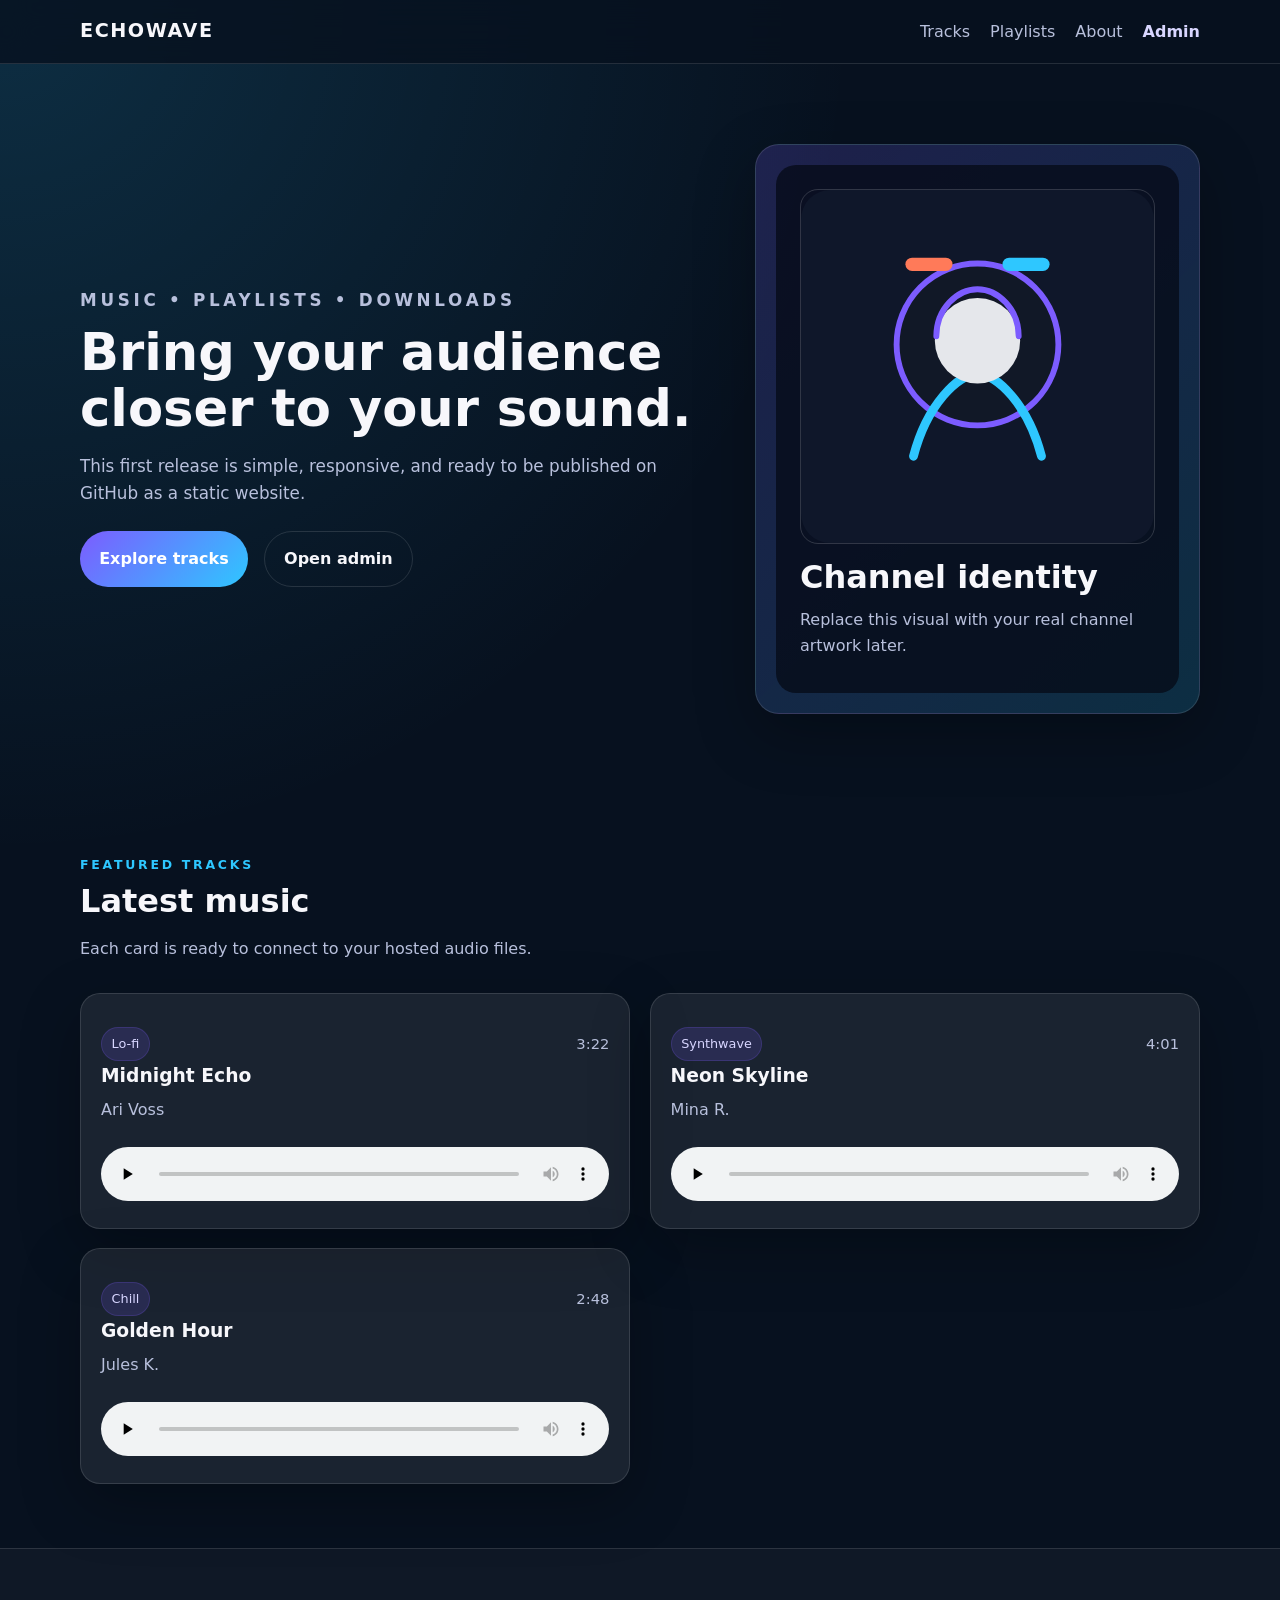
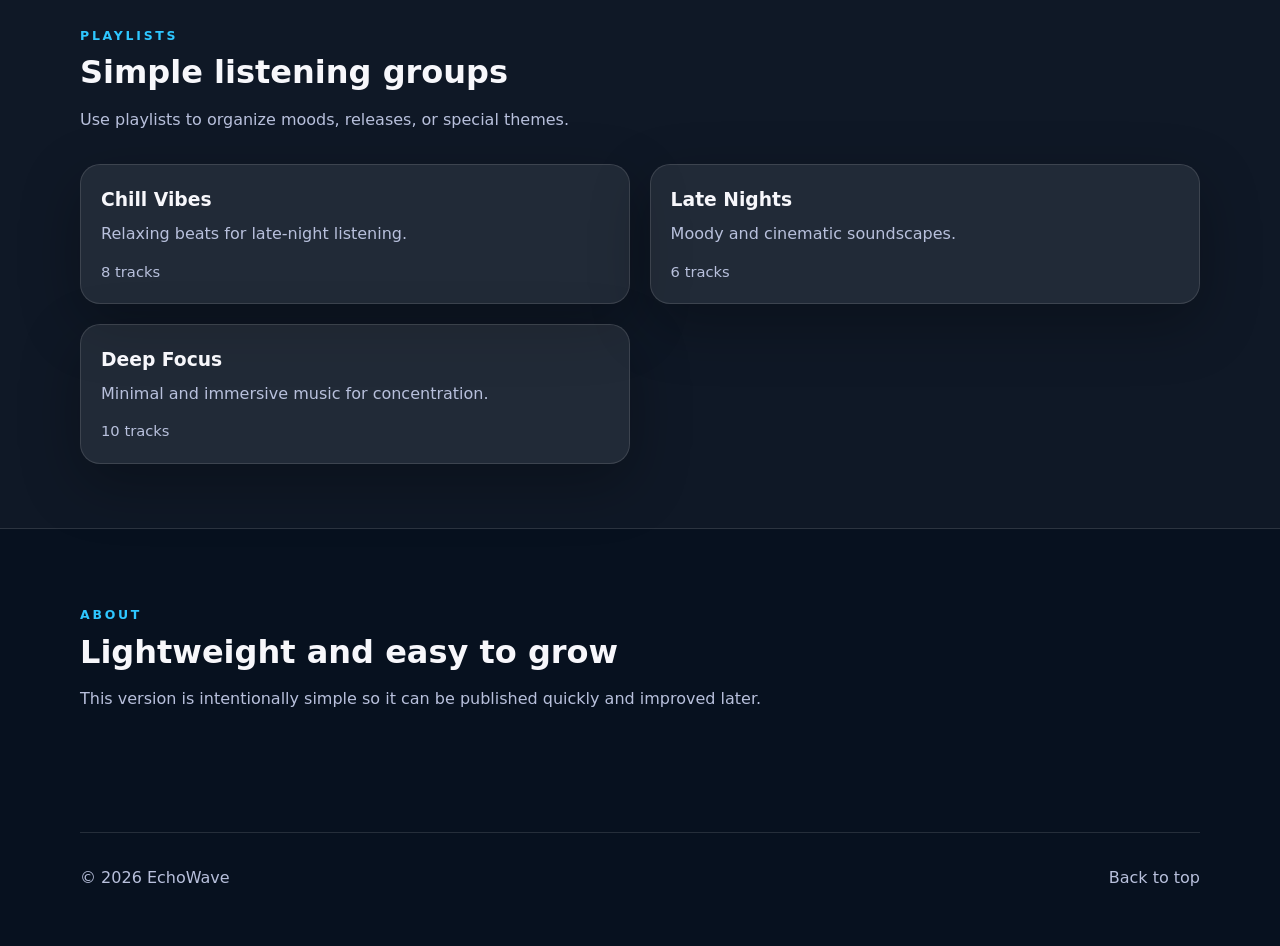
<file: index.html>
<!DOCTYPE html>
<html lang="en">
  <head>
    <meta charset="UTF-8" />
    <meta name="viewport" content="width=device-width, initial-scale=1.0" />
    <title>EchoWave | Music Hub</title>
    <meta name="description" content="A simple and modern music landing page for your YouTube channel." />
    <meta name="theme-color" content="#07111f" />
    <link rel="stylesheet" href="styles.css" />
  </head>
  <body id="top">
    <header class="site-header">
      <div class="container nav-bar">
        <a class="brand" href="#top">EchoWave</a>
        <nav class="nav-links">
          <a href="#tracks">Tracks</a>
          <a href="#playlists">Playlists</a>
          <a href="#about">About</a>
          <a href="admin.html" class="admin-link">Admin</a>
        </nav>
      </div>
    </header>

    <main>
      <section class="hero">
        <div class="container hero-grid">
          <div class="hero-copy">
            <p class="eyebrow">Music • playlists • downloads</p>
            <h1>Bring your audience closer to your sound.</h1>
            <p>This first release is simple, responsive, and ready to be published on GitHub as a static website.</p>
            <div class="hero-actions">
              <a class="btn btn-primary" href="#tracks">Explore tracks</a>
              <a class="btn btn-secondary" href="admin.html">Open admin</a>
            </div>
          </div>
          <div class="hero-card">
            <div class="hero-card__glass">
              <img src="assets/images/channel-portrait.svg" alt="Channel brand art" class="hero-image" />
              <h2>Channel identity</h2>
              <p class="muted-copy">Replace this visual with your real channel artwork later.</p>
            </div>
          </div>
        </div>
      </section>

      <section class="section container" id="tracks">
        <div class="section-heading">
          <p class="eyebrow">Featured tracks</p>
          <h2>Latest music</h2>
          <p>Each card is ready to connect to your hosted audio files.</p>
        </div>
        <div id="track-list" class="track-grid"></div>
      </section>

      <section class="section section-alt" id="playlists">
        <div class="container">
          <div class="section-heading">
            <p class="eyebrow">Playlists</p>
            <h2>Simple listening groups</h2>
            <p>Use playlists to organize moods, releases, or special themes.</p>
          </div>
          <div id="playlist-list" class="playlist-grid"></div>
        </div>
      </section>

      <section class="section container" id="about">
        <div class="section-heading">
          <p class="eyebrow">About</p>
          <h2>Lightweight and easy to grow</h2>
          <p>This version is intentionally simple so it can be published quickly and improved later.</p>
        </div>
      </section>
    </main>

    <footer class="site-footer">
      <div class="container footer-content">
        <p>© 2026 EchoWave</p>
        <a href="#top">Back to top</a>
      </div>
    </footer>

    <script src="script.js"></script>
  </body>
</html>
</file>
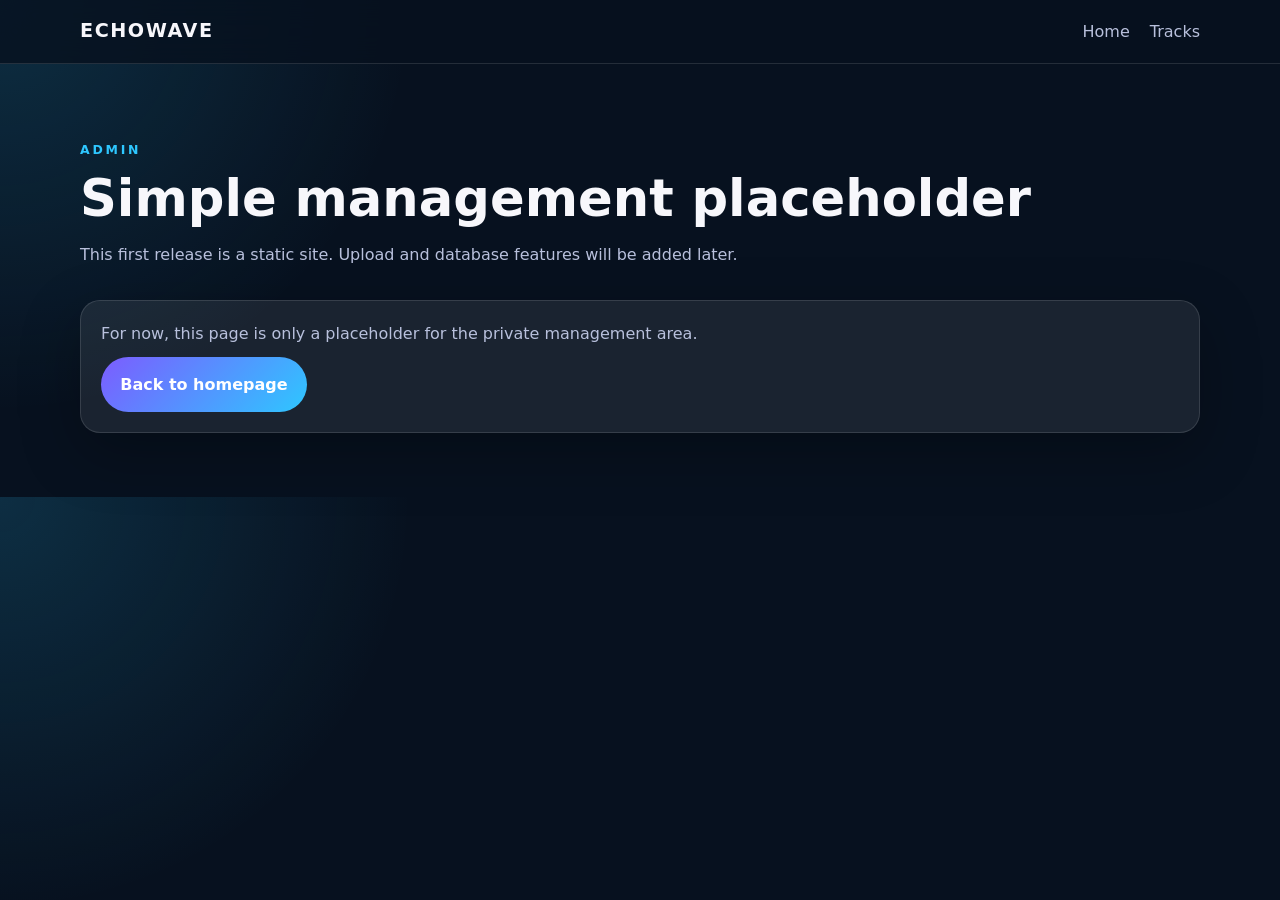
<file: admin.html>
<!DOCTYPE html>
<html lang="en">
  <head>
    <meta charset="UTF-8" />
    <meta name="viewport" content="width=device-width, initial-scale=1.0" />
    <title>Admin | EchoWave</title>
    <meta name="description" content="Admin placeholder for the EchoWave music website." />
    <link rel="stylesheet" href="styles.css" />
  </head>
  <body>
    <header class="site-header">
      <div class="container nav-bar">
        <a class="brand" href="index.html">EchoWave</a>
        <nav class="nav-links">
          <a href="index.html">Home</a>
          <a href="index.html#tracks">Tracks</a>
        </nav>
      </div>
    </header>

    <main class="container section">
      <div class="section-heading">
        <p class="eyebrow">Admin</p>
        <h1>Simple management placeholder</h1>
        <p>This first release is a static site. Upload and database features will be added later.</p>
      </div>
      <div class="card">
        <p class="muted-copy">For now, this page is only a placeholder for the private management area.</p>
        <a class="btn btn-primary" href="index.html">Back to homepage</a>
      </div>
    </main>
  </body>
</html>
</file>
<file: styles.css>
:root {
  --bg: #07111f;
  --surface: rgba(255, 255, 255, 0.08);
  --text: #f7f7fb;
  --muted: #b8c0dc;
  --accent: #7c5cff;
  --accent-2: #2ec7ff;
  --border: rgba(255, 255, 255, 0.12);
  --shadow: 0 20px 60px rgba(0, 0, 0, 0.28);
}

* { box-sizing: border-box; }
html { scroll-behavior: smooth; }
body {
  margin: 0;
  font-family: Inter, system-ui, -apple-system, BlinkMacSystemFont, 'Segoe UI', sans-serif;
  background: radial-gradient(circle at top left, rgba(46, 199, 255, 0.16), transparent 30%), var(--bg);
  color: var(--text);
  line-height: 1.6;
}

a { color: inherit; text-decoration: none; }
img { max-width: 100%; display: block; }
.container { width: min(1120px, calc(100% - 2rem)); margin: 0 auto; }
.site-header { position: sticky; top: 0; z-index: 10; backdrop-filter: blur(16px); background: rgba(7, 17, 31, 0.8); border-bottom: 1px solid var(--border); }
.nav-bar { display: flex; justify-content: space-between; align-items: center; padding: 1rem 0; }
.brand { font-size: 1.2rem; font-weight: 800; letter-spacing: 0.08em; text-transform: uppercase; }
.nav-links { display: flex; gap: 1.25rem; color: var(--muted); flex-wrap: wrap; }
.hero { padding: 5rem 0 4rem; }
.hero-grid { display: grid; gap: 2rem; grid-template-columns: 1.3fr 0.9fr; align-items: center; }
.eyebrow { text-transform: uppercase; letter-spacing: 0.22em; font-size: 0.78rem; font-weight: 700; color: var(--accent-2); margin-bottom: 0.6rem; }
h1, h2 { line-height: 1.1; }
h1 { font-size: clamp(2rem, 4vw, 3.5rem); margin: 0 0 1rem; }
h2 { font-size: clamp(1.5rem, 3vw, 2rem); margin: 0 0 0.75rem; }
.hero-copy p { color: var(--muted); font-size: 1.05rem; max-width: 620px; }
.hero-actions { display: flex; flex-wrap: wrap; gap: 1rem; margin-top: 1.5rem; }
.btn { display: inline-flex; justify-content: center; align-items: center; padding: 0.9rem 1.2rem; border-radius: 999px; font-weight: 600; transition: transform 180ms ease; }
.btn:hover { transform: translateY(-2px); }
.btn-primary { background: linear-gradient(135deg, var(--accent), var(--accent-2)); color: white; border: 0; }
.btn-secondary { background: transparent; border: 1px solid var(--border); color: var(--text); }
.hero-card { background: linear-gradient(135deg, rgba(124, 92, 255, 0.2), rgba(46, 199, 255, 0.16)); border: 1px solid var(--border); border-radius: 24px; padding: 1.25rem; box-shadow: var(--shadow); }
.hero-card__glass { background: rgba(6, 11, 24, 0.78); border-radius: 20px; padding: 1.5rem; }
.hero-image { border-radius: 18px; margin-bottom: 1rem; border: 1px solid rgba(255,255,255,0.16); }
.admin-link { color: #d8d6ff; font-weight: 600; }
.section { padding: 4rem 0; }
.section-alt { background: rgba(255,255,255,0.03); border-block: 1px solid var(--border); }
.section-heading { margin-bottom: 2rem; }
.section-heading p:last-child { color: var(--muted); max-width: 700px; }
.track-grid, .playlist-grid { display: grid; gap: 1.2rem; grid-template-columns: repeat(2, minmax(0, 1fr)); }
.card { background: var(--surface); border: 1px solid var(--border); border-radius: 20px; padding: 1.25rem; box-shadow: var(--shadow); }
.card h3 { margin: 0 0 0.4rem; }
.card p, .muted-copy { color: var(--muted); margin: 0 0 0.7rem; }
.meta-row { display: flex; justify-content: space-between; align-items: center; gap: 1rem; margin-top: 0.8rem; font-size: 0.92rem; color: var(--muted); }
.tag { display: inline-block; padding: 0.35rem 0.6rem; background: rgba(124, 92, 255, 0.16); border: 1px solid rgba(124, 92, 255, 0.2); border-radius: 999px; font-size: 0.8rem; color: #d8d6ff; }
.audio-player { width: 100%; margin-top: 0.8rem; }
.site-footer { padding: 1.5rem 0 2.5rem; }
.footer-content { display: flex; justify-content: space-between; align-items: center; color: var(--muted); border-top: 1px solid var(--border); padding-top: 1rem; }
@media (max-width: 780px) { .hero-grid, .track-grid, .playlist-grid { grid-template-columns: 1fr; display: grid; } .nav-links { display: none; } .footer-content { flex-direction: column; align-items: flex-start; gap: 0.5rem; } }
</file>
